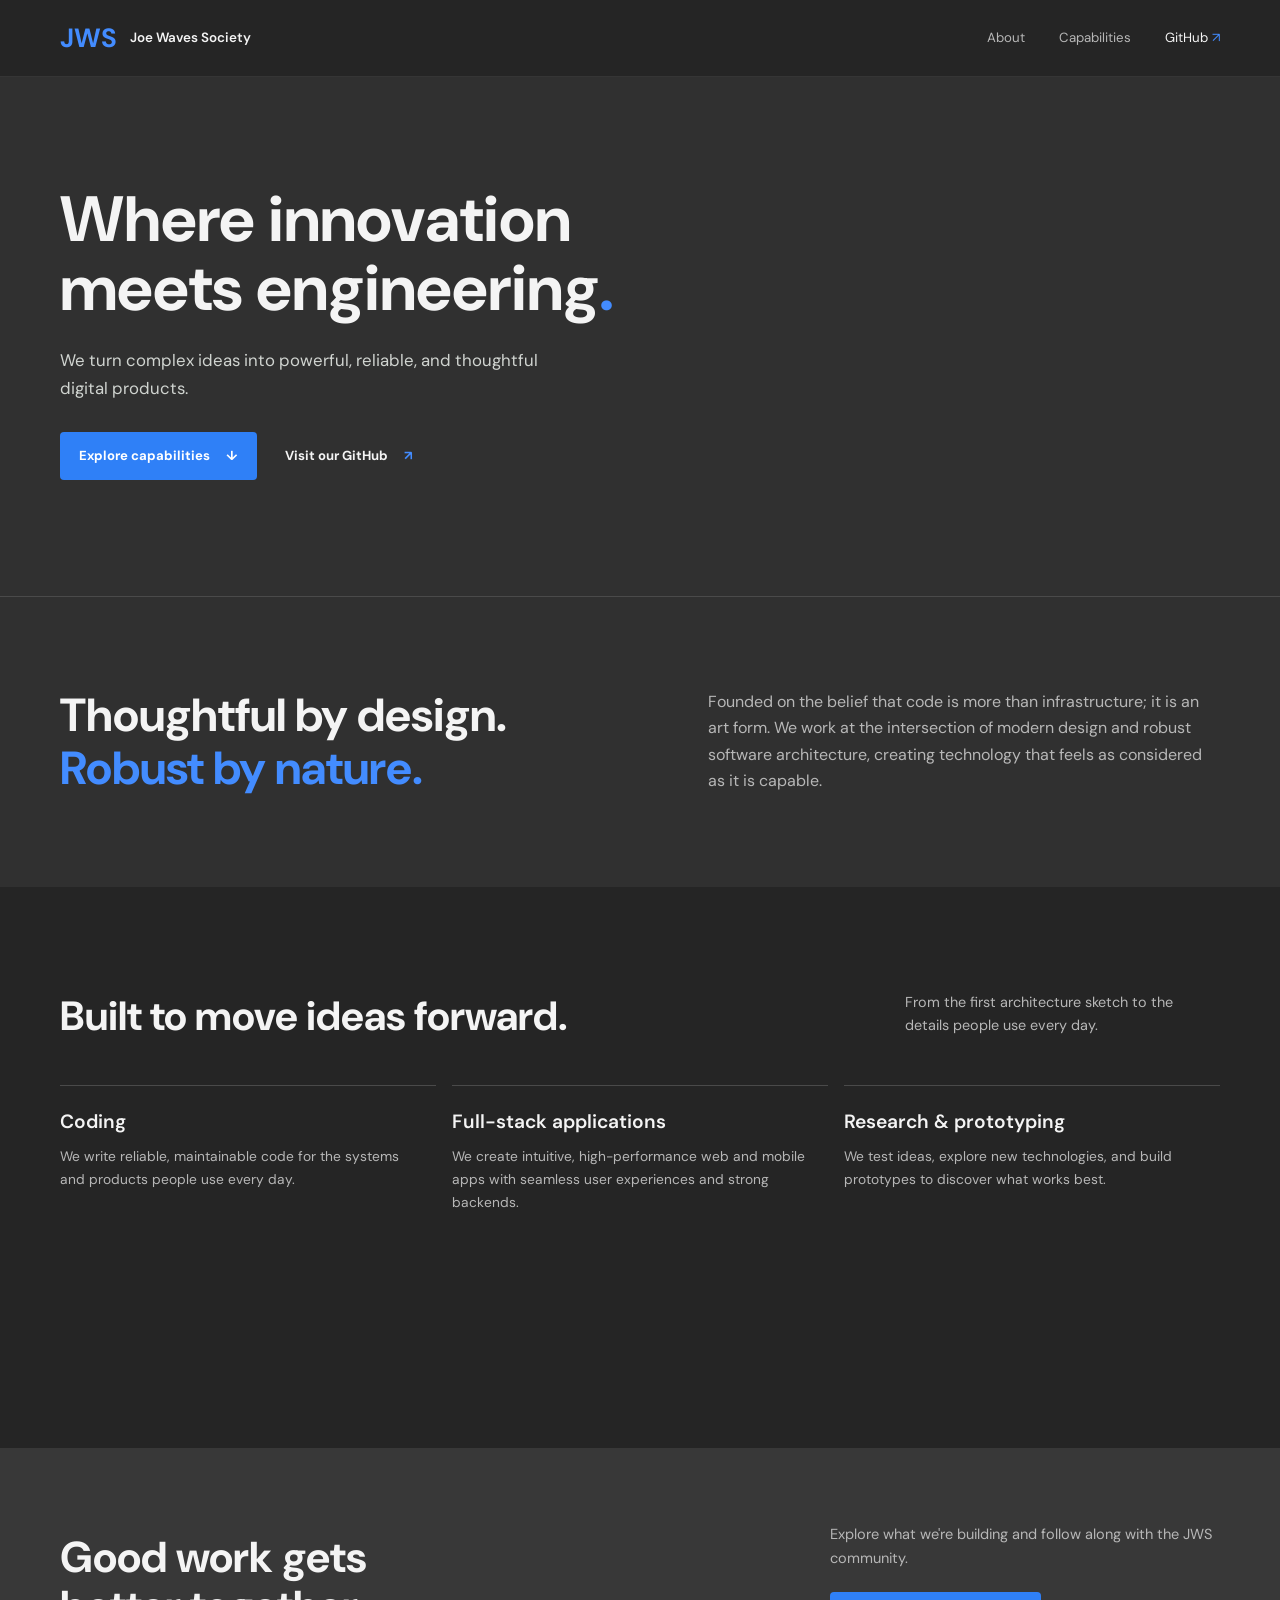
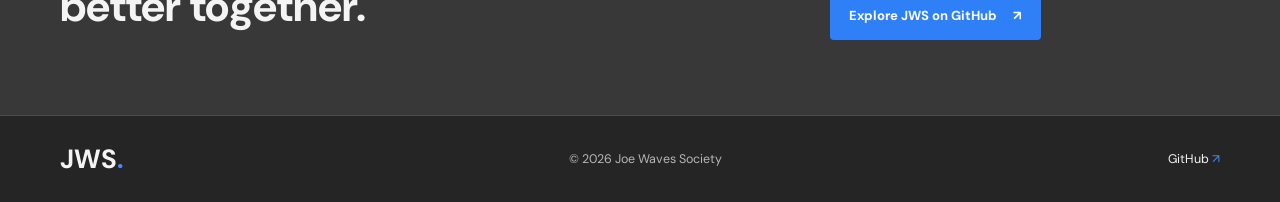
<file: index.html>
<!DOCTYPE html>
<html lang="en">
<head>
  <meta charset="UTF-8" />
  <meta name="viewport" content="width=device-width, initial-scale=1.0" />
  <meta name="theme-color" content="#252525" />
  <meta name="description" content="Joe Waves Society builds thoughtful software, full-stack applications, and digital products." />
  <title>JWS &amp; Digital Craft</title>
  <link rel="stylesheet" href="style.css" />
  <link rel="preconnect" href="https://fonts.googleapis.com" />
  <link rel="preconnect" href="https://fonts.gstatic.com" crossorigin />
  <link href="https://fonts.googleapis.com/css2?family=DM+Sans:wght@400;500;600;700&display=swap" rel="stylesheet" />
</head>
<body>
  <header class="site-header">
    <div class="container header-content">
      <a class="brand" href="#top" aria-label="Joe Waves Society home">
        <span class="brand-mark">JWS</span>
        <span class="brand-name">Joe Waves Society</span>
      </a>
      <nav class="site-nav" aria-label="Main navigation">
        <a href="#about">About</a>
        <a href="#capabilities">Capabilities</a>
        <a class="nav-github" href="https://github.com/JWSLabs">GitHub <span aria-hidden="true">↗</span></a>
      </nav>
    </div>
  </header>

  <main id="top">
    <section class="hero" aria-labelledby="hero-title">
      <div class="container hero-content">
        <h1 id="hero-title">Where innovation<br />meets engineering<span class="blue-period">.</span></h1>
        <p class="hero-copy">We turn complex ideas into powerful, reliable, and thoughtful digital products.</p>
        <div class="hero-actions">
          <a class="button button-primary" href="#capabilities">Explore capabilities <span aria-hidden="true">↓</span></a>
          <a class="button button-text" href="https://github.com/JWSLabs">Visit our GitHub <span aria-hidden="true">↗</span></a>
        </div>
      </div>
    </section>

    <section class="about-section section" id="about">
      <div class="container about-layout">
        <div>
          <h2>Thoughtful by design.<br /><span>Robust by nature.</span></h2>
        </div>
        <p class="about-copy">Founded on the belief that code is more than infrastructure; it is an art form. We work at the intersection of modern design and robust software architecture, creating technology that feels as considered as it is capable.</p>
      </div>
    </section>

    <section class="capabilities-section section" id="capabilities">
      <div class="container">
        <div class="section-heading">
          <div>
            <h2>Built to move ideas forward.</h2>
          </div>
          <p class="section-aside">From the first architecture sketch to the details people use every day.</p>
        </div>
        <div class="capability-grid">
          <article class="capability">
            <h3>Coding</h3>
            <p>We write reliable, maintainable code for the systems and products people use every day.</p>
          </article>
          <article class="capability">
            <h3>Full-stack applications</h3>
            <p>We create intuitive, high-performance web and mobile apps with seamless user experiences and strong backends.</p>
          </article>
          <article class="capability">
            <h3>Research &amp; prototyping</h3>
            <p>We test ideas, explore new technologies, and build prototypes to discover what works best.</p>
          </article>
        </div>
      </div>
    </section>

    <section class="community-section" id="community">
      <div class="container community-content">
        <div>
          <h2>Good work gets<br />better together.</h2>
        </div>
        <div class="community-action">
          <p>Explore what we're building and follow along with the JWS community.</p>
          <a class="button button-primary" href="https://github.com/JWSLabs">Explore JWS on GitHub <span aria-hidden="true">↗</span></a>
        </div>
      </div>
    </section>
  </main>

  <footer class="site-footer">
    <div class="container footer-content">
      <a class="footer-brand" href="#top">JWS<span>.</span></a>
      <p>&copy; <span id="copyright-year">2026</span> Joe Waves Society</p>
      <a href="https://github.com/JWSLabs">GitHub <span aria-hidden="true">↗</span></a>
    </div>
  </footer>
</body>
</html>
</file>
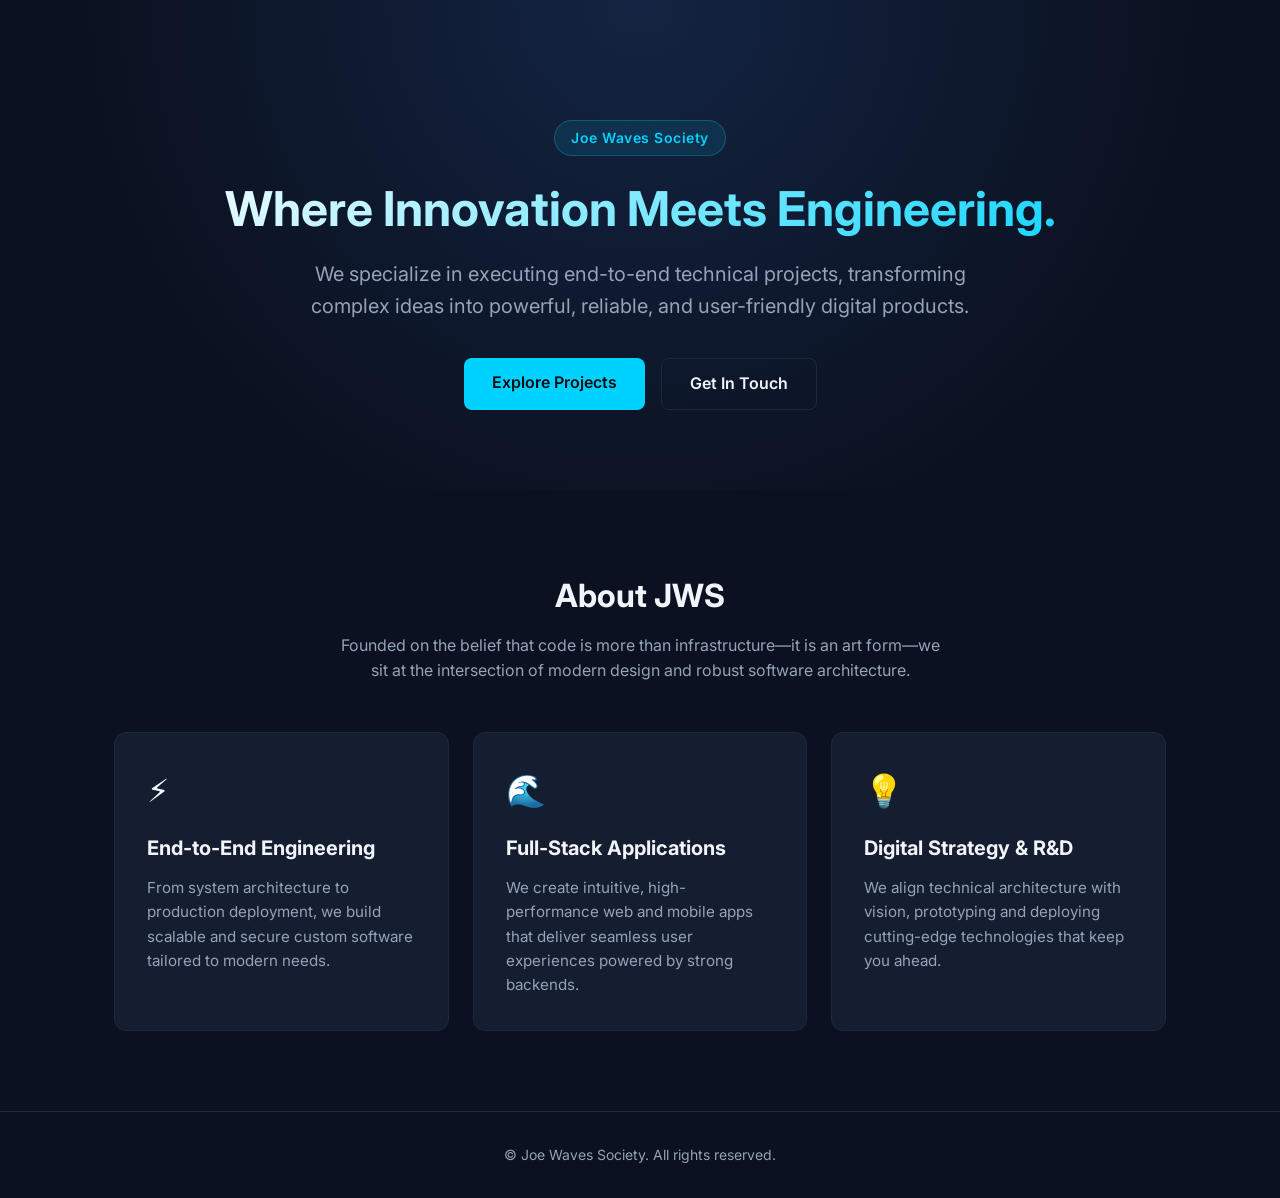
<file: docs/index.html>
<!DOCTYPE html>
<html lang="en">
<head>
  <meta charset="UTF-8" />
  <meta name="viewport" content="width=device-width, initial-scale=1.0" />
  <title>Joe Waves Society (JWS)</title>
 <link rel="stylesheet" href="style.css" />
  <!-- Google Fonts for Modern Typography -->
  <link rel="preconnect" href="https://fonts.googleapis.com">
  <link rel="preconnect" href="https://fonts.gstatic.com" crossorigin>
  <link href="https://fonts.googleapis.com/css2?family=Inter:wght@300;400;600;700&display=swap" rel="stylesheet">
</head>
<body>

  <!-- Hero Section -->
  <header class="hero">
    <div class="container">
      <div class="badge">Joe Waves Society</div>
      <h1>Where Innovation Meets Engineering.</h1>
      <p class="hero-text">
        We specialize in executing end-to-end technical projects, transforming complex ideas into powerful, reliable, and user-friendly digital products.
      </p>
      <div class="hero-buttons">
        <a href="#about" class="btn primary-btn">Explore Projects</a>
        <a href="#contact" class="btn secondary-btn">Get In Touch</a>
      </div>
    </div>
  </header>

  <!-- About Section -->
  <section id="about" class="section">
    <div class="container">
      <h2>About JWS</h2>
      <p class="section-lead">
        Founded on the belief that code is more than infrastructure—it is an art form—we sit at the intersection of modern design and robust software architecture.
      </p>
      
      <div class="grid">
        <div class="card">
          <div class="card-icon">⚡</div>
          <h3>End-to-End Engineering</h3>
          <p>From system architecture to production deployment, we build scalable and secure custom software tailored to modern needs.</p>
        </div>
        <div class="card">
          <div class="card-icon">🌊</div>
          <h3>Full-Stack Applications</h3>
          <p>We create intuitive, high-performance web and mobile apps that deliver seamless user experiences powered by strong backends.</p>
        </div>
        <div class="card">
          <div class="card-icon">💡</div>
          <h3>Digital Strategy & R&D</h3>
          <p>We align technical architecture with vision, prototyping and deploying cutting-edge technologies that keep you ahead.</p>
        </div>
      </div>
    </div>
  </section>

  <!-- Footer -->
  <footer id="contact">
    <div class="container footer-content">
      <p>&copy; Joe Waves Society. All rights reserved.</p>
    </div>
  </footer>

</body>
</html>
</file>
<file: style.css>
:root {
  color-scheme: dark;
  --ink: #252525;
  --surface: #303030;
  --surface-raised: #383838;
  --blue: #2f80f7;
  --blue-light: #438cff;
  --paper: #f4f4f4;
  --muted: #b7b7b7;
  --line: #4a4a4a;
  --sans: "DM Sans", sans-serif;
}

* {
  box-sizing: border-box;
}

html {
  scroll-behavior: smooth;
  scroll-padding-top: 90px;
}

body {
  margin: 0;
  background: var(--ink);
  color: var(--paper);
  font-family: var(--sans);
  line-height: 1.65;
}

a {
  color: inherit;
  text-decoration: none;
}

a:focus-visible {
  outline: 2px solid var(--blue-light);
  outline-offset: 5px;
}

.container {
  width: min(1160px, calc(100% - 64px));
  margin: 0 auto;
}

.site-header {
  position: relative;
  z-index: 2;
  background: var(--ink);
  border-bottom: 1px solid rgba(242, 241, 236, 0.08);
}

.header-content,
.site-nav,
.brand {
  display: flex;
  align-items: center;
}

.header-content {
  min-height: 76px;
  justify-content: space-between;
  gap: 24px;
}

.brand {
  gap: 13px;
}

.brand-mark,
.footer-brand {
  color: var(--blue-light);
  font-family: var(--sans);
  font-weight: 700;
  font-size: 1.65rem;
  line-height: 1;
}

.brand-name {
  color: var(--paper);
  font-size: 0.84rem;
  font-weight: 600;
}

.site-nav {
  gap: 34px;
  color: var(--muted);
  font-size: 0.83rem;
}

.site-nav a,
.site-footer a {
  transition: color 180ms ease;
}

.site-nav a:hover,
.site-footer a:hover {
  color: var(--blue-light);
}

.site-nav .nav-github {
  color: var(--paper);
}

.nav-github span,
.button span,
.site-footer a span {
  color: var(--blue-light);
}

.hero {
  position: relative;
  display: flex;
  align-items: center;
  min-height: min(520px, calc(100svh - 144px));
  background: var(--surface);
  border-bottom: 1px solid var(--line);
}

.hero-content {
  position: relative;
  padding-top: 60px;
  padding-bottom: 68px;
}

.hero h1,
.about-section h2,
.section-heading h2,
.community-section h2 {
  margin: 0;
  font-family: var(--sans);
  font-weight: 700;
}

.hero h1 {
  max-width: 900px;
  font-size: 4rem;
  line-height: 1.08;
}

.blue-period {
  color: var(--blue-light);
}

.hero-copy {
  max-width: 510px;
  margin: 24px 0 30px;
  color: #d0d4d0;
  font-size: 1.05rem;
}

.hero-actions {
  display: flex;
  align-items: center;
  flex-wrap: wrap;
  gap: 14px 28px;
}

.button {
  display: inline-flex;
  min-height: 48px;
  align-items: center;
  justify-content: center;
  gap: 16px;
  padding: 0 19px;
  border-radius: 4px;
  font-size: 0.82rem;
  font-weight: 700;
  transition: background-color 180ms ease, color 180ms ease, border-color 180ms ease;
}

.button-primary {
  background: var(--blue);
  color: #fff;
}

.button-primary span {
  color: #fff;
}

.button-primary:hover {
  background: #1d6cda;
}

.button-text {
  padding-right: 0;
  padding-left: 0;
  color: var(--paper);
}

.button-text:hover {
  color: var(--blue-light);
}

.section {
  padding: 92px 0;
}

.about-section {
  background: var(--surface);
}

.about-layout {
  display: grid;
  grid-template-columns: 1fr 0.9fr;
  align-items: center;
  gap: 80px;
}

.about-section h2,
.community-section h2 {
  font-size: 2.9rem;
  line-height: 1.13;
}

.about-section h2 span {
  color: var(--blue-light);
}

.about-copy {
  max-width: 510px;
  margin: 0;
  color: var(--muted);
  font-size: 1rem;
}

.capabilities-section {
  padding-top: 104px;
  padding-bottom: 108px;
}

.section-heading {
  display: flex;
  align-items: end;
  justify-content: space-between;
  gap: 36px;
  margin-bottom: 43px;
}

.section-heading h2 {
  font-size: 2.55rem;
  line-height: 1.2;
}

.section-aside {
  max-width: 315px;
  margin: 0 0 4px;
  color: var(--muted);
  font-size: 0.9rem;
}

.capability-grid {
  display: grid;
  grid-template-columns: repeat(3, minmax(0, 1fr));
  gap: 16px;
}

.capability {
  min-height: 255px;
  padding: 24px 20px 0 0;
  border-top: 1px solid var(--line);
}

.capability h3 {
  margin: 0 0 12px;
  font-family: var(--sans);
  font-size: 1.2rem;
  font-weight: 600;
  line-height: 1.2;
}

.capability > p:last-of-type {
  margin: 0;
  color: var(--muted);
  font-size: 0.86rem;
}

.community-section {
  padding: 75px 0;
  background: var(--surface-raised);
}

.community-content {
  display: flex;
  align-items: center;
  justify-content: space-between;
  gap: 48px;
}

.community-section h2 {
  font-size: 2.7rem;
}

.community-action {
  max-width: 390px;
}

.community-action p {
  margin: 0 0 21px;
  color: var(--muted);
  font-size: 0.91rem;
}

.site-footer {
  border-top: 1px solid var(--line);
  background: var(--ink);
}

.footer-content {
  display: flex;
  min-height: 86px;
  align-items: center;
  justify-content: space-between;
  gap: 20px;
  color: var(--muted);
  font-size: 0.78rem;
}

.footer-brand {
  color: var(--paper);
}

.footer-brand span {
  color: var(--blue-light);
}

.footer-content p {
  margin: 0;
}

.footer-content > a:last-child {
  color: var(--paper);
}

@media (max-width: 760px) {
  .container {
    width: min(100% - 40px, 560px);
  }

  .header-content {
    min-height: 68px;
  }

  .brand-name {
    display: none;
  }

  .site-nav {
    gap: 18px;
    font-size: 0.75rem;
  }

  .hero {
    min-height: min(500px, calc(100svh - 144px));
  }

  .hero h1 {
    font-size: 3.2rem;
  }

  .hero-copy {
    max-width: 430px;
    font-size: 0.96rem;
  }

  .section {
    padding: 72px 0;
  }

  .about-layout {
    grid-template-columns: 1fr;
    gap: 26px;
  }

  .about-section h2,
  .community-section h2 {
    font-size: 2.5rem;
  }

  .section-heading {
    display: block;
    margin-bottom: 31px;
  }

  .section-heading h2 {
    font-size: 2.2rem;
  }

  .section-aside {
    margin-top: 14px;
  }

  .capability-grid {
    grid-template-columns: 1fr;
    gap: 12px;
  }

  .capability {
    min-height: 0;
    padding: 21px 0 6px;
  }

  .community-content {
    display: block;
  }

  .community-action {
    margin-top: 26px;
  }
}

@media (max-width: 420px) {
  .container {
    width: calc(100% - 32px);
  }

  .site-nav {
    gap: 12px;
    font-size: 0.7rem;
  }

  .brand-mark {
    font-size: 1.45rem;
  }

  .hero h1 {
    font-size: 2.5rem;
  }

  .hero-actions {
    align-items: flex-start;
    flex-direction: column;
    gap: 8px;
  }

  .button-text {
    min-height: 40px;
  }

  .footer-content {
    min-height: 78px;
    font-size: 0.7rem;
  }
}

@media (prefers-reduced-motion: reduce) {
  *,
  *::before,
  *::after {
    scroll-behavior: auto !important;
    animation-duration: 0.01ms !important;
    animation-iteration-count: 1 !important;
    transition-duration: 0.01ms !important;
  }
}
</file>
<file: docs/style.css>
/* Color Palette - Ocean & Wave Tech Dark Theme */
:root {
  --bg-main: #0B1120;        /* Deep Dark Ocean Navy */
  --bg-card: #151D31;        /* Card Surface Blue */
  --bg-card-hover: #1E2942;  /* Interactive Card Surface */
  --primary: #00D2FF;        /* Vibrant Wave Cyan */
  --primary-hover: #3AFAFE;  /* Glowing Cyan */
  --accent: #38BDF8;         /* Bright Sky Accent */
  --text-main: #F1F5F9;      /* Pure White Text */
  --text-muted: #94A3B8;     /* Muted Grey-Blue Text */
  --border: #1E293B;        /* Subtle Border Color */
}

/* Base Reset */
* {
  margin: 0;
  padding: 0;
  box-sizing: border-box;
}

body {
  font-family: 'Inter', system-ui, -apple-system, sans-serif;
  background-color: var(--bg-main);
  color: var(--text-main);
  line-height: 1.6;
}

.container {
  max-width: 1100px;
  margin: 0 auto;
  padding: 0 24px;
}

/* Hero Section */
.hero {
  padding: 120px 0 80px;
  text-align: center;
  background: radial-gradient(circle at top, #132442 0%, var(--bg-main) 70%);
}

.badge {
  display: inline-block;
  padding: 6px 16px;
  background: rgba(0, 210, 255, 0.1);
  color: var(--primary);
  border: 1px solid rgba(0, 210, 255, 0.25);
  border-radius: 20px;
  font-size: 0.875rem;
  font-weight: 600;
  margin-bottom: 24px;
  letter-spacing: 0.5px;
}

.hero h1 {
  font-size: 3rem;
  font-weight: 700;
  line-height: 1.2;
  margin-bottom: 20px;
  background: linear-gradient(135deg, #FFFFFF 0%, var(--primary) 100%);
  -webkit-background-clip: text;
  -webkit-text-fill-color: transparent;
}

.hero-text {
  font-size: 1.25rem;
  color: var(--text-muted);
  max-width: 680px;
  margin: 0 auto 36px;
}

.hero-buttons {
  display: flex;
  gap: 16px;
  justify-content: center;
}

.btn {
  text-decoration: none;
  padding: 12px 28px;
  border-radius: 8px;
  font-weight: 600;
  transition: all 0.2s ease-in-out;
}

.primary-btn {
  background-color: var(--primary);
  color: #070B14;
}

.primary-btn:hover {
  background-color: var(--primary-hover);
  box-shadow: 0 0 20px rgba(0, 210, 255, 0.4);
}

.secondary-btn {
  background-color: transparent;
  color: var(--text-main);
  border: 1px solid var(--border);
}

.secondary-btn:hover {
  border-color: var(--primary);
  color: var(--primary);
}

/* Sections */
.section {
  padding: 80px 0;
}

.section h2 {
  font-size: 2rem;
  text-align: center;
  margin-bottom: 12px;
}

.section-lead {
  text-align: center;
  color: var(--text-muted);
  max-width: 600px;
  margin: 0 auto 48px;
}

/* Grid & Cards */
.grid {
  display: grid;
  grid-template-columns: repeat(auto-fit, minmax(300px, 1fr));
  gap: 24px;
}

.card {
  background-color: var(--bg-card);
  padding: 32px;
  border-radius: 12px;
  border: 1px solid var(--border);
  transition: transform 0.2s ease, border-color 0.2s ease;
}

.card:hover {
  transform: translateY(-4px);
  border-color: var(--primary);
  background-color: var(--bg-card-hover);
}

.card-icon {
  font-size: 2rem;
  margin-bottom: 16px;
}

.card h3 {
  font-size: 1.25rem;
  margin-bottom: 12px;
}

.card p {
  color: var(--text-muted);
  font-size: 0.95rem;
}

/* Footer */
footer {
  border-top: 1px solid var(--border);
  padding: 32px 0;
  text-align: center;
  color: var(--text-muted);
  font-size: 0.875rem;
}
</file>
